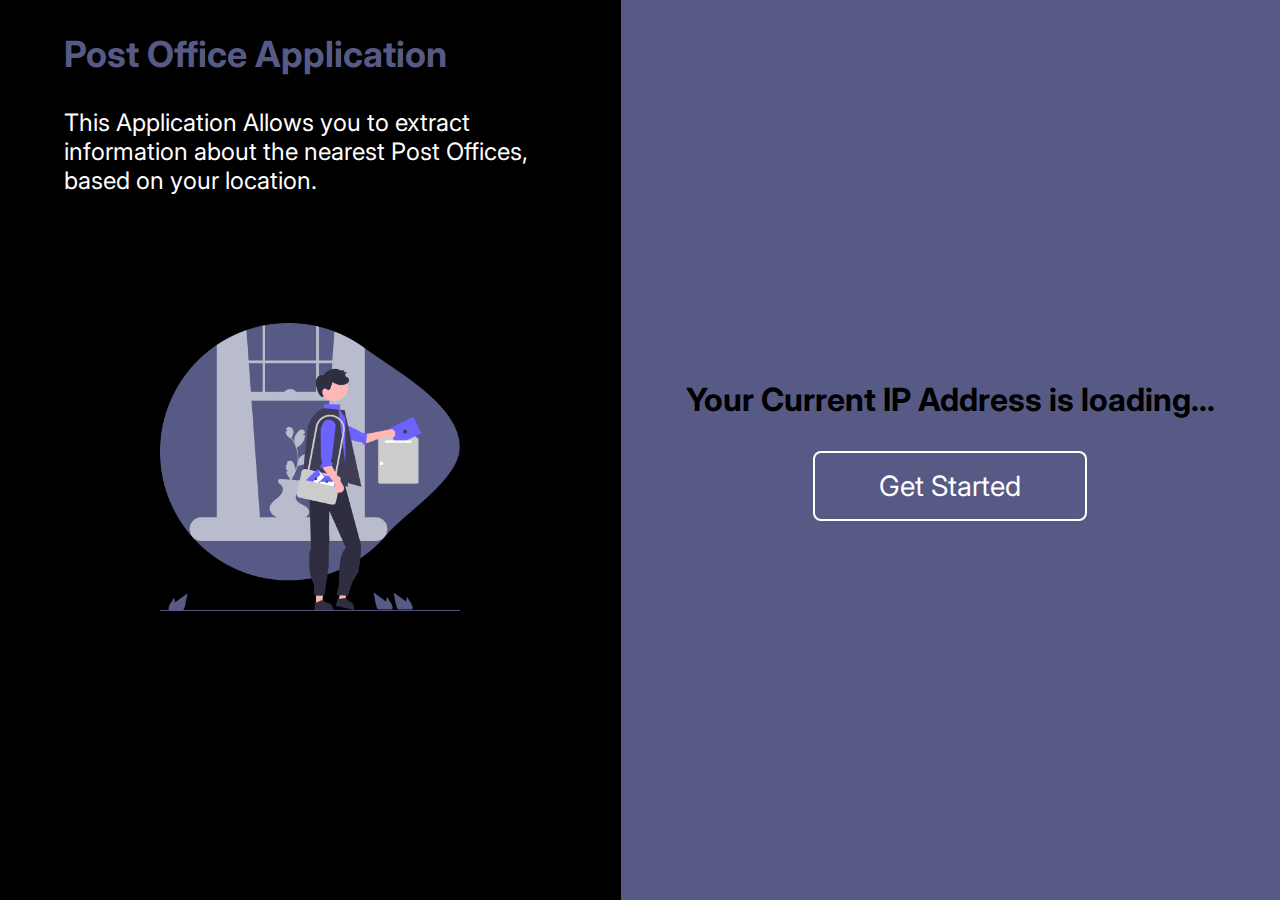
<file: index.html>
<!DOCTYPE html>
<html lang="en">
<head>
    <meta charset="UTF-8">
    <meta name="viewport" content="width=device-width, initial-scale=1.0">
    <title>Document</title>
    <link rel="stylesheet" href="font.css">
    <style>
        *{
            margin: 0;
            padding:0;
            font-family: 'Inter', sans-serif;
        }
        body{
            display: flex;
            justify-content: center;
            align-items: center;
            background-color: aqua;
            height:100vh;
        }
        .container{
            /* width:1200px; */
            height:100vh;
            width:100vw;
            box-sizing: border-box;
            display: flex;

        }
        .container-left{
            flex:1;
            /* width:388px; */

            display: flex;
            flex-direction: column;
            justify-content: flex-start;
            align-items: center;
            gap:2rem;
            padding-top:2rem;
            padding-left:4rem;
            padding-right:4rem;

            background-color:black;
            color:white;

        }
        .container-left h1{
            font-size: 36px;
            color: #575A85;
            align-self: flex-start;
        }
        .container-left p{
            font-size: 24px;
        }
        img{
            /* align-self: stretch; */
            width:300px;
            object-fit: cover;
            margin-top:6rem
        }
        .container-right{
            flex:1.3;

            display: flex;
            flex-direction: column;
            justify-content: center;
            align-items: center;
            gap:2rem;
            padding:.6rem;

            background-color:#575A85;
;
        }
        .container-right button{
            background-color:  #575A85;
            font-size: 28px;
            border:none;
            color:white;
            border-radius:.5rem;

            border:2px solid white;
            padding:1rem 4rem;
            cursor:pointer;
            transition: all .4s;
;
        }
        button:hover{
            transform: scale(1.1);
        }

    </style>
</head>
<body>
    <div class="container">
                <div class="container-left">
                    <h1>Post Office Application</h1>
                    <p>This Application Allows you to extract information about the nearest Post Offices, based on your location.
                        
                    </p>

                    <img src="undraw_messenger_re_8bky 1.png" alt="">
                </div>

                <div class="container-right">
                    <h1>Your Current IP Address is <span id="idSpan">loading...</span></h1>
                    <button>Get Started</button>
                </div>
    </div>
    <script src="index.js"></script>
</body>
</html>
</file>
<file: font.css>
@import url('https://fonts.googleapis.com/css2?family=DM+Sans:ital,opsz,wght@0,9..40,200;0,9..40,300;0,9..40,400;0,9..40,500;0,9..40,600;0,9..40,700;0,9..40,800;0,9..40,900;0,9..40,1000;1,9..40,100;1,9..40,200;1,9..40,300;1,9..40,400;1,9..40,500;1,9..40,600;1,9..40,700;1,9..40,800;1,9..40,900;1,9..40,1000&family=Inter:wght@100;200;300;400;500;600;700;800;900&family=Roboto:ital,wght@0,300;0,400;0,500;0,700;1,100;1,300;1,400;1,500&display=swap');
/* font-family: 'DM Sans', sans-serif;
font-family: 'Inter', sans-serif;
font-family: 'Roboto', sans-serif; */
</file>
